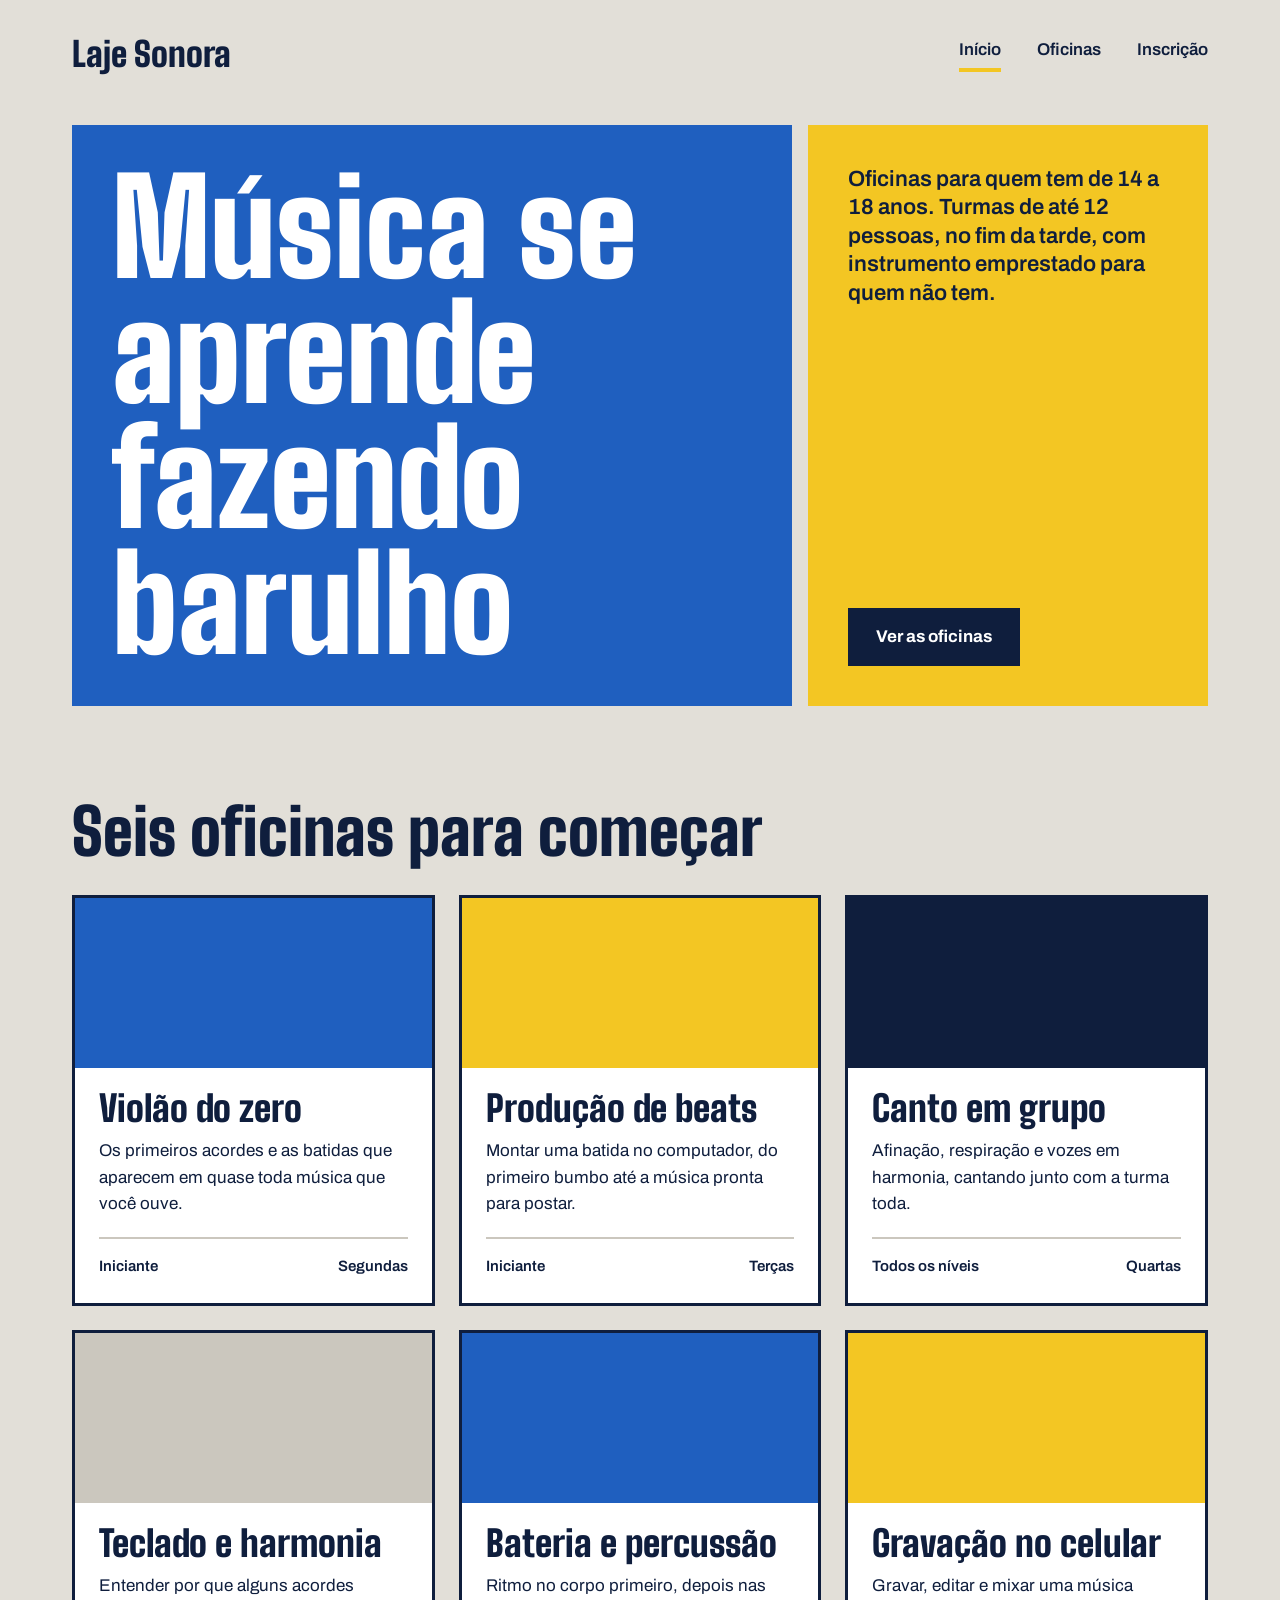
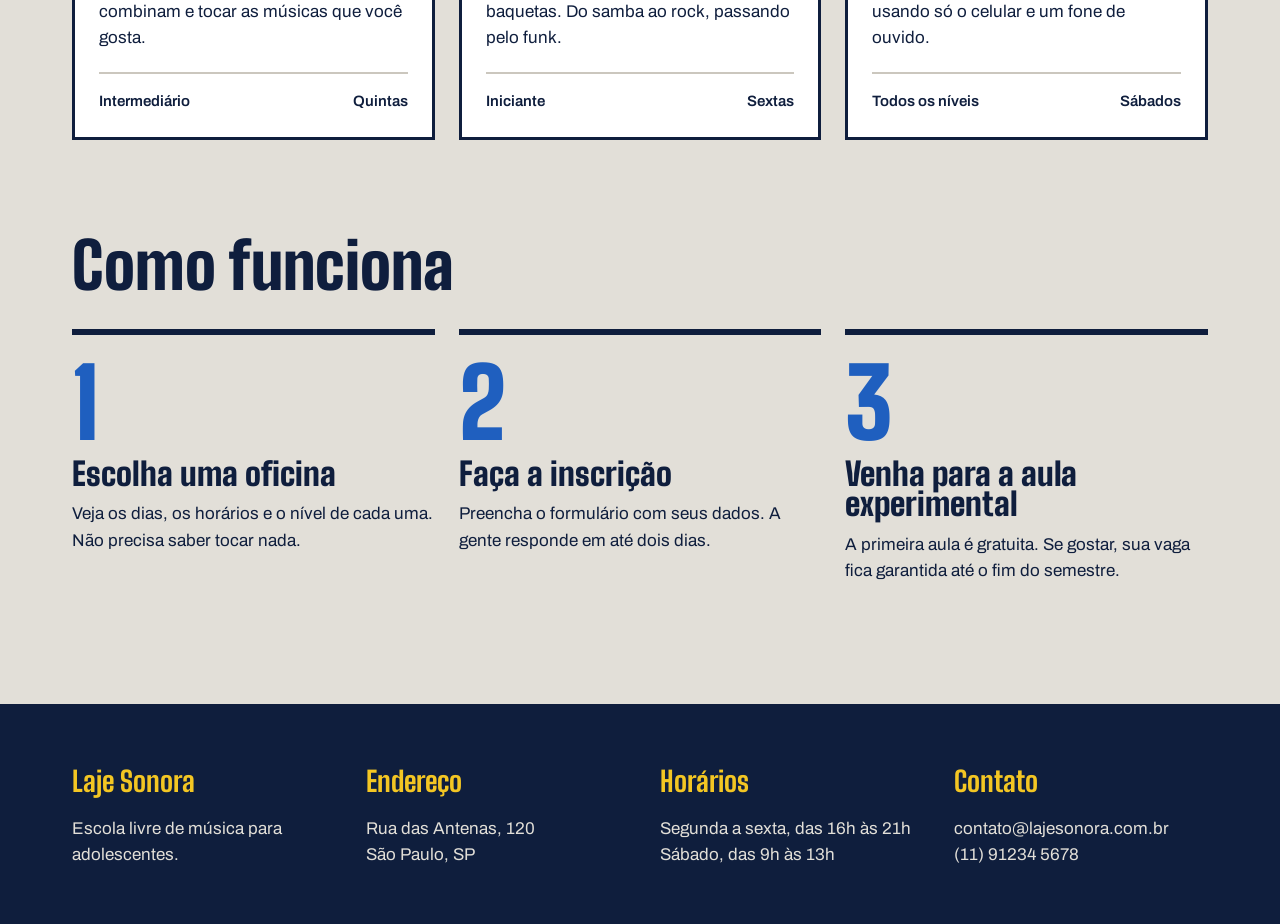
<file: index.html>
<!DOCTYPE html>
<html lang="pt-BR">
<head>
    <meta charset="UTF-8">
    <meta name="viewport" content="width=device-width, initial-scale=1.0">
    <title>Laje Sonora | Início</title>

    <link rel="preconnect" href="https://fonts.googleapis.com">
    <link rel="preconnect" href="https://fonts.gstatic.com" crossorigin>
    <link href="https://fonts.googleapis.com/css2?family=Archivo:wght@400;500;600;700&family=Big+Shoulders:wght@400;500;600;700;800&display=swap" rel="stylesheet">

    <link rel="stylesheet" href="index.css">
</head>
<body>

    <header class="conteudo topo">
        <a class="logo" href="index.html">Laje Sonora</a>

        <nav class="menu">
            <a class="atual" href="index.html">Início</a>
            <a href="oficinas.html">Oficinas</a>
            <a href="inscricao.html">Inscrição</a>
        </nav>
    </header>

    <main>

        <section class="conteudo cartazes">

            <div class="cartaz cartaz-principal">
                <h1>Música se aprende fazendo barulho</h1>
            </div>

            <div class="cartaz cartaz-lateral">
                <p>
                    Oficinas para quem tem de 14 a 18 anos.
                    Turmas de até 12 pessoas, no fim da tarde,
                    com instrumento emprestado para quem não tem.
                </p>

                <a class="botao" href="oficinas.html">Ver as oficinas</a>
            </div>

        </section>

        <section class="conteudo secao">

            <h2 class="titulo-secao">Seis oficinas para começar</h2>

            <div class="cards">

                <article class="card">
                    <div class="foto foto-azul"></div>

                    <div class="card-texto">
                        <h3>Violão do zero</h3>

                        <p>
                            Os primeiros acordes e as batidas que aparecem
                            em quase toda música que você ouve.
                        </p>

                        <div class="card-info">
                            <span>Iniciante</span>
                            <span>Segundas</span>
                        </div>
                    </div>
                </article>

                <article class="card">
                    <div class="foto foto-amarela"></div>

                    <div class="card-texto">
                        <h3>Produção de beats</h3>

                        <p>
                            Montar uma batida no computador, do primeiro
                            bumbo até a música pronta para postar.
                        </p>

                        <div class="card-info">
                            <span>Iniciante</span>
                            <span>Terças</span>
                        </div>
                    </div>
                </article>

                <article class="card">
                    <div class="foto foto-tinta"></div>

                    <div class="card-texto">
                        <h3>Canto em grupo</h3>

                        <p>
                            Afinação, respiração e vozes em harmonia,
                            cantando junto com a turma toda.
                        </p>

                        <div class="card-info">
                            <span>Todos os níveis</span>
                            <span>Quartas</span>
                        </div>
                    </div>
                </article>

                <article class="card">
                    <div class="foto"></div>

                    <div class="card-texto">
                        <h3>Teclado e harmonia</h3>

                        <p>
                            Entender por que alguns acordes combinam
                            e tocar as músicas que você gosta.
                        </p>

                        <div class="card-info">
                            <span>Intermediário</span>
                            <span>Quintas</span>
                        </div>
                    </div>
                </article>

                <article class="card">
                    <div class="foto foto-azul"></div>

                    <div class="card-texto">
                        <h3>Bateria e percussão</h3>

                        <p>
                            Ritmo no corpo primeiro, depois nas baquetas.
                            Do samba ao rock, passando pelo funk.
                        </p>

                        <div class="card-info">
                            <span>Iniciante</span>
                            <span>Sextas</span>
                        </div>
                    </div>
                </article>

                <article class="card">
                    <div class="foto foto-amarela"></div>

                    <div class="card-texto">
                        <h3>Gravação no celular</h3>

                        <p>
                            Gravar, editar e mixar uma música usando
                            só o celular e um fone de ouvido.
                        </p>

                        <div class="card-info">
                            <span>Todos os níveis</span>
                            <span>Sábados</span>
                        </div>
                    </div>
                </article>

            </div>

        </section>

        <section class="conteudo secao">

            <h2 class="titulo-secao">Como funciona</h2>

            <div class="passos">

                <div class="passo">
                    <p class="passo-numero">1</p>

                    <h3>Escolha uma oficina</h3>

                    <p>
                        Veja os dias, os horários e o nível de cada uma.
                        Não precisa saber tocar nada.
                    </p>
                </div>

                <div class="passo">
                    <p class="passo-numero">2</p>

                    <h3>Faça a inscrição</h3>

                    <p>
                        Preencha o formulário com seus dados.
                        A gente responde em até dois dias.
                    </p>
                </div>

                <div class="passo">
                    <p class="passo-numero">3</p>

                    <h3>Venha para a aula experimental</h3>

                    <p>
                        A primeira aula é gratuita. Se gostar,
                        sua vaga fica garantida até o fim do semestre.
                    </p>
                </div>

            </div>

        </section>

    </main>

    <footer class="rodape">

        <div class="conteudo rodape-colunas">

            <div class="rodape-coluna">
                <h4>Laje Sonora</h4>
                <p>Escola livre de música para adolescentes.</p>
            </div>

            <div class="rodape-coluna">
                <h4>Endereço</h4>
                <p>
                    Rua das Antenas, 120<br>
                    São Paulo, SP
                </p>
            </div>

            <div class="rodape-coluna">
                <h4>Horários</h4>
                <p>
                    Segunda a sexta, das 16h às 21h<br>
                    Sábado, das 9h às 13h
                </p>
            </div>

            <div class="rodape-coluna">
                <h4>Contato</h4>
                <p>
                    contato@lajesonora.com.br<br>
                    (11) 91234 5678
                </p>
            </div>

        </div>

    </footer>

</body>
</html>
</file>
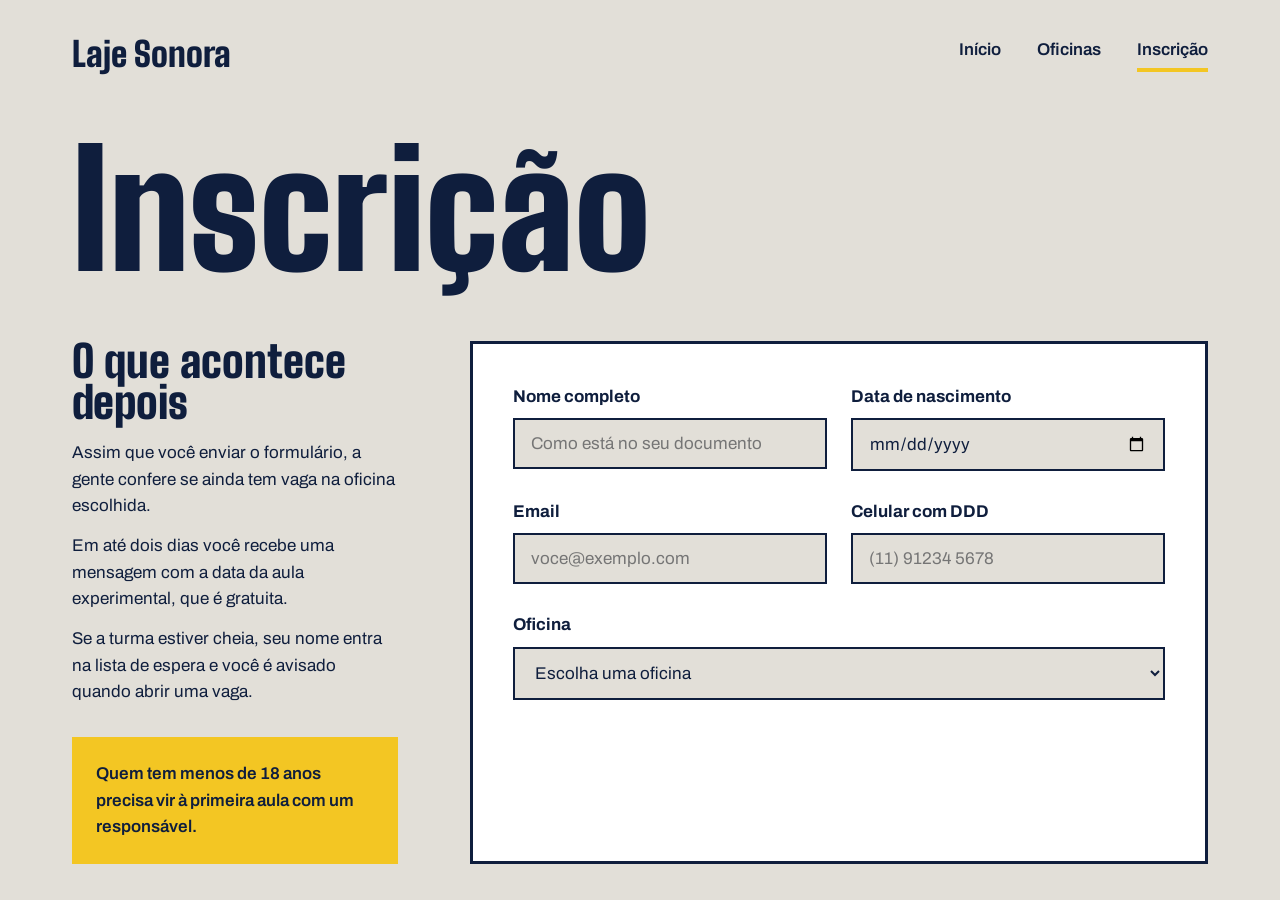
<file: inscricao.html>
<!DOCTYPE html>
<html lang="pt-BR">
<head>
  <meta charset="UTF-8">
  <meta name="viewport" content="width=device-width, initial-scale=1.0">
  <title>Laje Sonora | Inscrição</title>
  <link rel="preconnect" href="https://fonts.googleapis.com">
  <link rel="preconnect" href="https://fonts.gstatic.com" crossorigin>
  <link href="https://fonts.googleapis.com/css2?family=Archivo:wght@400;500;600;700&family=Big+Shoulders:wght@900&display=swap" rel="stylesheet">
  <link rel="stylesheet" href="inscricao.css">
</head>
<body>
  <header class="conteudo topo">
    <a class="logo" href="index.html">Laje Sonora</a>
    <nav class="menu">
      <a href="index.html">Início</a>
      <a href="oficinas.html">Oficinas</a>
      <a class="atual" href="inscricao.html">Inscrição</a>
    </nav>
  </header>

  <main class="conteudo">
    <h1 class="titulo-pagina">Inscrição</h1>

    <div class="inscricao">
      <section class="explicacao">
        <h2>O que acontece depois</h2>
        <p>Assim que você enviar o formulário, a gente confere se ainda tem vaga na oficina escolhida.</p>
        <p>Em até dois dias você recebe uma mensagem com a data da aula experimental, que é gratuita.</p>
        <p>Se a turma estiver cheia, seu nome entra na lista de espera e você é avisado quando abrir uma vaga.</p>
        <p class="aviso">Quem tem menos de 18 anos precisa vir à primeira aula com um responsável.</p>
      </section>

      <form class="formulario" action="#" method="post">
        <div class="linha">
          <div class="campo">
            <label for="nome">Nome completo</label>
            <input type="text" id="nome" name="nome" placeholder="Como está no seu documento" required>
          </div>
          <div class="campo">
            <label for="nascimento">Data de nascimento</label>
            <input type="date" id="nascimento" name="nascimento" required>
          </div>
        </div>

        <div class="linha">
          <div class="campo">
            <label for="email">Email</label>
            <input type="email" id="email" name="email" placeholder="voce@exemplo.com" required>
          </div>
          <div class="campo">
            <label for="telefone">Celular com DDD</label>
            <input type="tel" id="telefone" name="telefone" placeholder="(11) 91234 5678" required>
          </div>
        </div>

        <div class="campo">
          <label for="oficina">Oficina</label>
          <select id="oficina" name="oficina" required>
            <option value="">Escolha uma oficina</option>
            <option value="violao">Violão do zero</option>
            <option value="beats">Produção de beats</option>
            <option value="canto">Canto em grupo</option>
            <option value="teclado">Teclado e harmonia</option>
            <option value="bateria">Bateria e percussão</option>
            <option value="gravacao">Gravação no celular</option>
          </select>
        </div>

        <fieldset class="grupo">
</file>
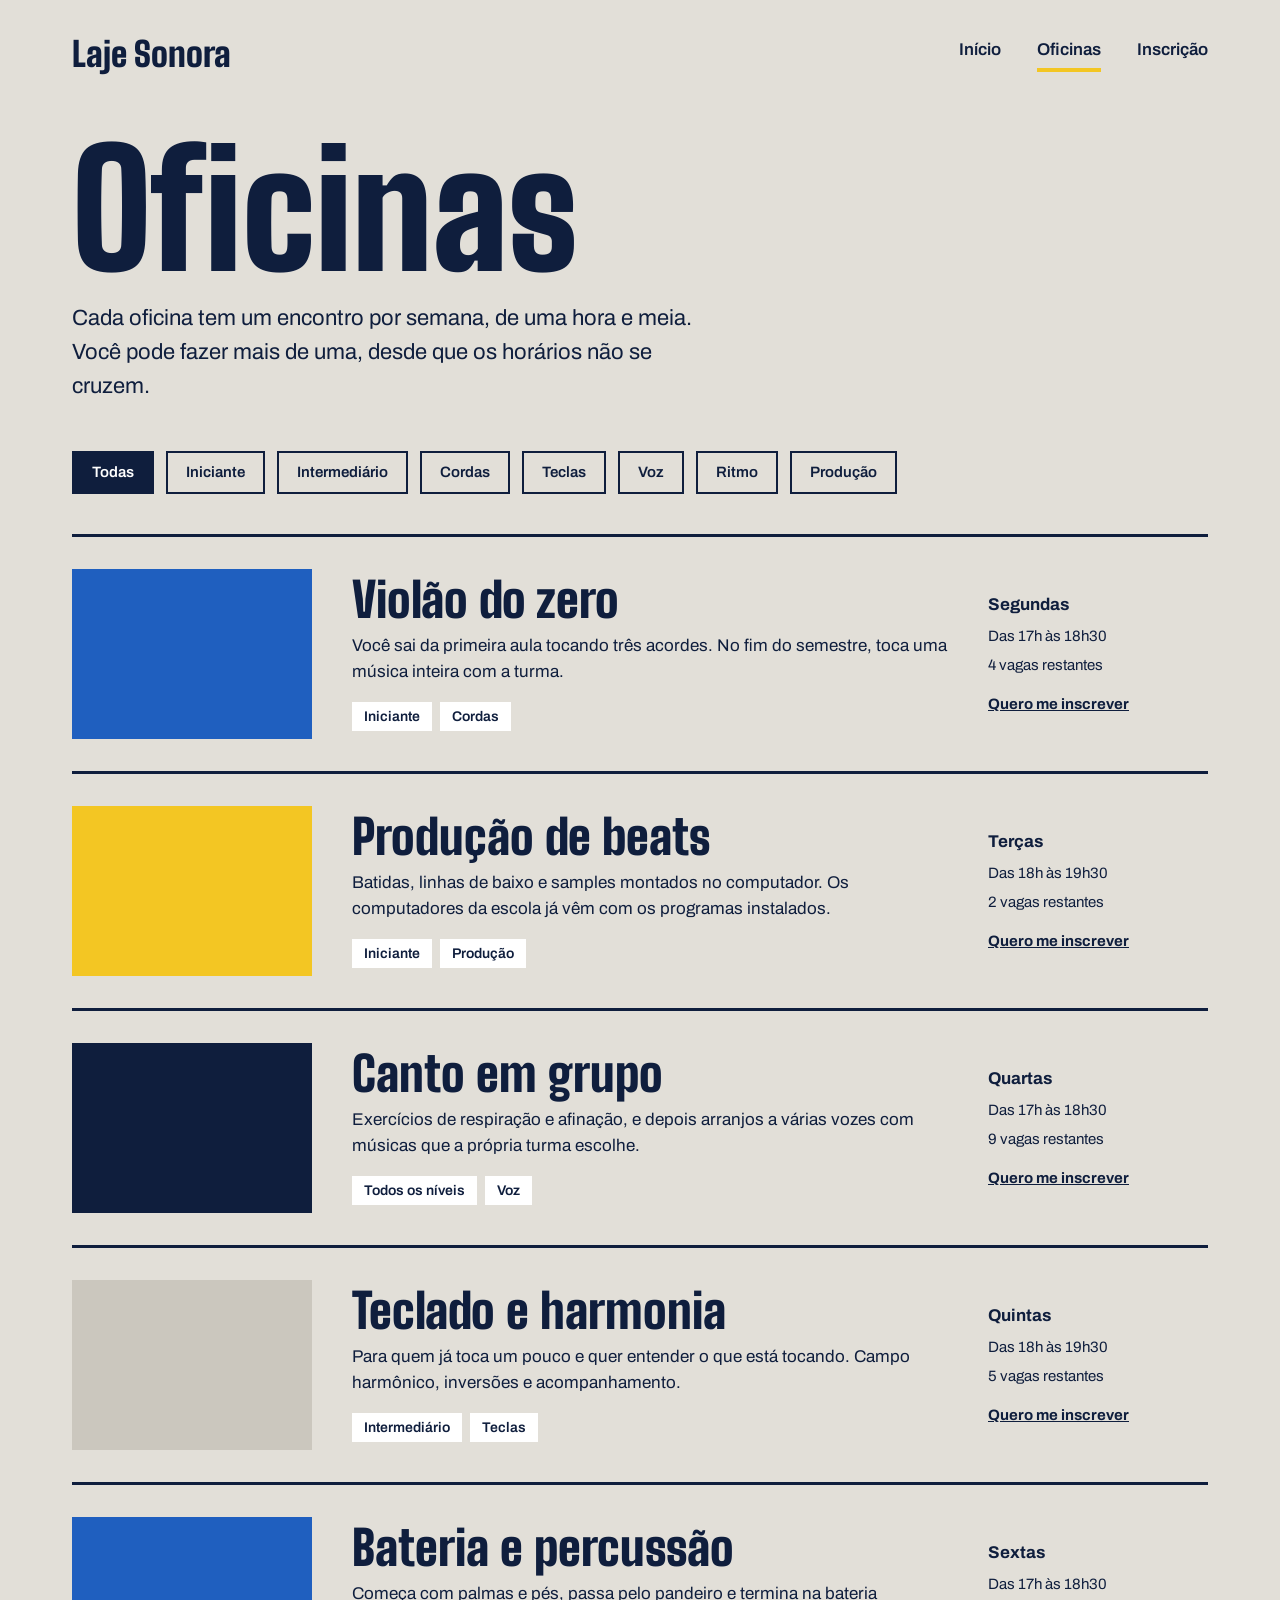
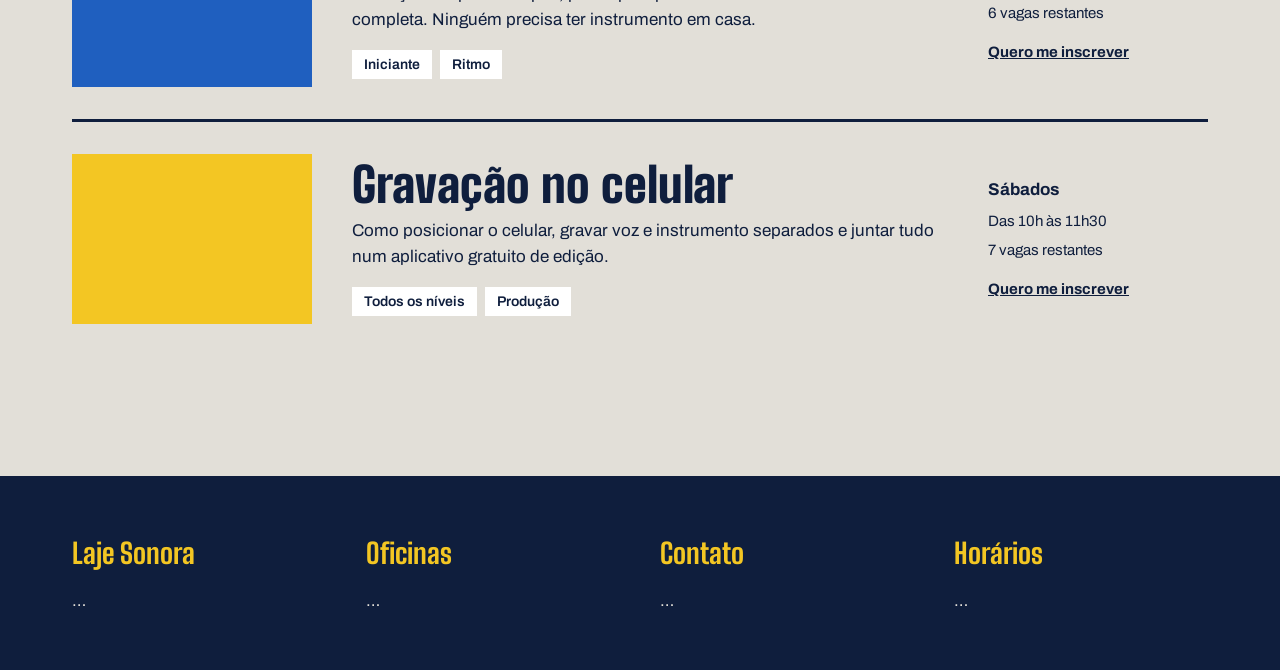
<file: oficinas.html>
<!DOCTYPE html>
<html lang="pt-BR">
<head>
  <meta charset="UTF-8">
  <meta name="viewport" content="width=device-width, initial-scale=1.0">
  <title>Laje Sonora | Oficinas</title>
  <link rel="preconnect" href="https://fonts.googleapis.com">
  <link rel="preconnect" href="https://fonts.gstatic.com" crossorigin>
  <link href="https://fonts.googleapis.com/css2?family=Archivo:wght@400;500;600;700&family=Big+Shoulders:wght@900&display=swap" rel="stylesheet">
  <link rel="stylesheet" href="oficinas.css">
</head>
<body>
  <header class="topo conteudo">
    <a class="logo" href="index.html">Laje Sonora</a>
    <nav class="menu">
      <a href="index.html">Início</a>
      <a href="oficinas.html" class="atual">Oficinas</a>
      <a href="inscricao.html">Inscrição</a>
    </nav>
  </header>

  <main class="conteudo">
    <h1 class="titulo-pagina">Oficinas</h1>
    <p class="subtitulo-pagina">Cada oficina tem um encontro por semana, de uma hora e meia. Você pode fazer mais de uma, desde que os horários não se cruzem.</p>
    <div class="filtros">
      <span class="filtro ativo">Todas</span>
      <span class="filtro">Iniciante</span>
      <span class="filtro">Intermediário</span>
      <span class="filtro">Cordas</span>
      <span class="filtro">Teclas</span>
      <span class="filtro">Voz</span>
      <span class="filtro">Ritmo</span>
      <span class="filtro">Produção</span>
    </div>
    <div class="lista">
      <article class="oficina">
        <div class="foto foto-azul"></div>
        <div class="oficina-texto">
          <h2>Violão do zero</h2>
          <p>Você sai da primeira aula tocando três acordes. No fim do semestre, toca uma música inteira com a turma.</p>
          <div class="etiquetas">
            <span class="etiqueta">Iniciante</span>
            <span class="etiqueta">Cordas</span>
          </div>
        </div>
        <div class="oficina-detalhes">
          <strong>Segundas</strong>
          <span>Das 17h às 18h30</span>
          <span>4 vagas restantes</span>
          <a href="inscricao.html">Quero me inscrever</a>
        </div>
      </article>

      <article class="oficina">
        <div class="foto foto-amarela"></div>
        <div class="oficina-texto">
          <h2>Produção de beats</h2>
          <p>Batidas, linhas de baixo e samples montados no computador. Os computadores da escola já vêm com os programas instalados.</p>
          <div class="etiquetas">
            <span class="etiqueta">Iniciante</span>
            <span class="etiqueta">Produção</span>
          </div>
        </div>
        <div class="oficina-detalhes">
          <strong>Terças</strong>
          <span>Das 18h às 19h30</span>
          <span>2 vagas restantes</span>
          <a href="inscricao.html">Quero me inscrever</a>
        </div>
      </article>

      <article class="oficina">
        <div class="foto foto-tinta"></div>
        <div class="oficina-texto">
          <h2>Canto em grupo</h2>
          <p>Exercícios de respiração e afinação, e depois arranjos a várias vozes com músicas que a própria turma escolhe.</p>
          <div class="etiquetas">
            <span class="etiqueta">Todos os níveis</span>
            <span class="etiqueta">Voz</span>
          </div>
        </div>
        <div class="oficina-detalhes">
          <strong>Quartas</strong>
          <span>Das 17h às 18h30</span>
          <span>9 vagas restantes</span>
          <a href="inscricao.html">Quero me inscrever</a>
        </div>
      </article>

      <article class="oficina">
        <div class="foto"></div>
        <div class="oficina-texto">
          <h2>Teclado e harmonia</h2>
          <p>Para quem já toca um pouco e quer entender o que está tocando. Campo harmônico, inversões e acompanhamento.</p>
          <div class="etiquetas">
            <span class="etiqueta">Intermediário</span>
            <span class="etiqueta">Teclas</span>
          </div>
        </div>
        <div class="oficina-detalhes">
          <strong>Quintas</strong>
          <span>Das 18h às 19h30</span>
          <span>5 vagas restantes</span>
          <a href="inscricao.html">Quero me inscrever</a>
        </div>
      </article>

      <article class="oficina">
        <div class="foto foto-azul"></div>
        <div class="oficina-texto">
          <h2>Bateria e percussão</h2>
          <p>Começa com palmas e pés, passa pelo pandeiro e termina na bateria completa. Ninguém precisa ter instrumento em casa.</p>
          <div class="etiquetas">
            <span class="etiqueta">Iniciante</span>
            <span class="etiqueta">Ritmo</span>
          </div>
        </div>
        <div class="oficina-detalhes">
          <strong>Sextas</strong>
          <span>Das 17h às 18h30</span>
          <span>6 vagas restantes</span>
          <a href="inscricao.html">Quero me inscrever</a>
        </div>
      </article>

      <article class="oficina">
        <div class="foto foto-amarela"></div>
        <div class="oficina-texto">
          <h2>Gravação no celular</h2>
          <p>Como posicionar o celular, gravar voz e instrumento separados e juntar tudo num aplicativo gratuito de edição.</p>
          <div class="etiquetas">
            <span class="etiqueta">Todos os níveis</span>
            <span class="etiqueta">Produção</span>
          </div>
        </div>
        <div class="oficina-detalhes">
          <strong>Sábados</strong>
          <span>Das 10h às 11h30</span>
          <span>7 vagas restantes</span>
          <a href="inscricao.html">Quero me inscrever</a>
        </div>
      </article>
    </div>
  </main>

  <footer class="rodape">
    <div class="conteudo">
      <div class="rodape-colunas">
        <div class="rodape-coluna"><h4>Laje Sonora</h4><p>…</p></div>
        <div class="rodape-coluna"><h4>Oficinas</h4><p>…</p></div>
        <div class="rodape-coluna"><h4>Contato</h4><p>…</p></div>
        <div class="rodape-coluna"><h4>Horários</h4><p>…</p></div>
      </div>
    </div>
  </footer>
</body>
</html>
</file>
<file: index.css>
* { margin: 0; padding: 0; box-sizing: border-box; }
 
:root {
  --concreto: #E2DFD8;
  --concreto-escuro: #CBC7BE;
  --tinta: #0F1E3D;
  --caixa-dagua: #1F5FBF;
  --fita: #F3C623;
  --branco: #FFFFFF;
  --fonte-cartaz: "Big Shoulders", "Arial Narrow", sans-serif;
  --fonte-texto: "Archivo", Arial, sans-serif;
}
 
body { background-color: var(--concreto); color: var(--tinta); font-family: var(--fonte-texto); font-size: 17px; line-height: 1.55; }
a { color: inherit; }
h1, h2, h3 { font-family: var(--fonte-cartaz); font-weight: 900; line-height: 0.95; }
.conteudo { max-width: 1200px; margin-inline: auto; padding-inline: 32px; }
 
.topo { padding-block: 28px; display: flex; justify-content: space-between; align-items: center; }
.logo { font-family: var(--fonte-cartaz); font-size: 34px; font-weight: 900; text-decoration: none; }
.menu { display: flex; gap: 36px; }
.menu a { font-weight: 600; text-decoration: none; padding-bottom: 4px; border-bottom: 4px solid transparent; }
.menu a:hover { border-bottom-color: var(--tinta); }
.menu a.atual { border-bottom-color: var(--fita); }
 
.cartazes { margin-top: 16px; display: flex; gap: 16px; }
.cartaz { padding: 40px; }
.cartaz-principal { background-color: var(--caixa-dagua); color: var(--branco); flex: 2; }
.cartaz-principal h1 { font-size: 132px; max-width: 9ch; }
.cartaz-lateral { background-color: var(--fita); flex: 1; display: flex; flex-direction: column; justify-content: space-between; gap: 32px; align-items: flex-start; }
.cartaz-lateral p { font-size: 22px; font-weight: 600; line-height: 1.3; }
 
.botao { background-color: var(--tinta); color: var(--branco); font-weight: 700; text-decoration: none; padding: 16px 28px; border: none; font-family: var(--fonte-texto); font-size: 17px; cursor: pointer; }
.botao:hover { background-color: var(--caixa-dagua); }
 
.secao { margin-top: 96px; }
.titulo-secao { font-size: 64px; margin-bottom: 32px; }
.cards { display: flex; flex-wrap: wrap; gap: 24px; }
.card { background-color: var(--branco); border: 3px solid var(--tinta); flex: 1 1 340px; }
.card .foto { height: 170px; }
 
.foto { background-color: var(--concreto-escuro); }
.foto-azul { background-color: var(--caixa-dagua); }
.foto-amarela { background-color: var(--fita); }
.foto-tinta { background-color: var(--tinta); }
 
.card-texto { padding: 24px; }
.card h3 { font-size: 36px; margin-bottom: 12px; }
.card-info { margin-top: 20px; padding-top: 16px; border-top: 2px solid var(--concreto-escuro); font-weight: 600; font-size: 15px; display: flex; justify-content: space-between; }
 
.passos { display: flex; gap: 24px; }
.passo { border-top: 6px solid var(--tinta); padding-top: 20px; flex: 1; }
.passo-numero { font-family: var(--fonte-cartaz); font-size: 96px; font-weight: 900; line-height: 1; color: var(--caixa-dagua); }
.passo h3 { font-size: 32px; margin-block: 8px 12px; }
 
.rodape { margin-top: 120px; background-color: var(--tinta); color: var(--concreto); padding-block: 56px; }
.rodape-colunas { display: flex; gap: 40px; }
.rodape-coluna { flex: 1; }
.rodape h4 { font-family: var(--fonte-cartaz); font-size: 28px; color: var(--fita); margin-bottom: 12px; }
 
@media (max-width: 800px) {
  .cartazes, .passos, .rodape-colunas { flex-direction: column; }
  .cartaz-principal h1 { font-size: 84px; }
}
</file>
<file: inscricao.css>
* {
    margin: 0;
    padding: 0;
    box-sizing: border-box;
  }
  
  :root {
    --concreto: #E2DFD8;
    --concreto-escuro: #CBC7BE;
    --tinta: #0F1E3D;
    --caixa-dagua: #1F5FBF;
    --fita: #F3C623;
    --branco: #FFFFFF;
  
    --fonte-cartaz: "Big Shoulders", "Arial Narrow", sans-serif;
    --fonte-texto: "Archivo", Arial, sans-serif;
  }
  
  body {
    background-color: var(--concreto);
    color: var(--tinta);
    font-family: var(--fonte-texto);
    font-size: 17px;
    line-height: 1.55;
  }
  
  a {
    color: inherit;
  }
  
  h1, h2, h3 {
    font-family: var(--fonte-cartaz);
    font-weight: 900;
    line-height: 0.95;
  }
  
  .conteudo {
    max-width: 1200px;
    margin-inline: auto;
    padding-inline: 32px;
  }
  
  /* Topo */
  .topo {
    padding-block: 28px;
    display: flex;
    justify-content: space-between;
    align-items: center;
  }
  
  .logo {
    font-family: var(--fonte-cartaz);
    font-size: 34px;
    font-weight: 900;
    text-decoration: none;
  }
  
  .menu {
    display: flex;
    gap: 36px;
  }
  
  .menu a {
    font-weight: 600;
    text-decoration: none;
    padding-bottom: 4px;
    border-bottom: 4px solid transparent;
  }
  
  .menu a:hover {
    border-bottom-color: var(--tinta);
  }
  
  .menu a.atual {
    border-bottom-color: var(--fita);
  }
  
  /* Rodapé */
  .rodape {
    margin-top: 120px;
    background-color: var(--tinta);
    color: var(--concreto);
    padding-block: 56px;
  }
  
  .rodape-colunas {
    display: flex;
    gap: 40px;
  }
  
  .rodape-coluna {
    flex: 1;
  }
  
  .rodape h4 {
    font-family: var(--fonte-cartaz);
    font-size: 28px;
    color: var(--fita);
    margin-bottom: 12px;
  }
  
  /* Título da página */
  .titulo-pagina {
    font-size: 160px;
    margin-top: 24px;
  }
  
  /* Botão */
  .botao {
    background-color: var(--tinta);
    color: var(--branco);
    font-weight: 700;
    text-decoration: none;
    padding: 16px 28px;
    border: none;
    font-family: var(--fonte-texto);
    font-size: 17px;
    cursor: pointer;
  }
  
  .botao:hover {
    background-color: var(--caixa-dagua);
  }
  
  /* Layout da inscrição */
  .inscricao {
    margin-top: 56px;
    display: flex;
    gap: 72px;
  }
  
  .explicacao {
    flex: 1;
  }
  
  .explicacao h2 {
    font-size: 44px;
    margin-bottom: 16px;
  }
  
  .explicacao p + p {
    margin-top: 14px;
  }
  
  .explicacao .aviso {
    margin-top: 32px;
    padding: 24px;
    background-color: var(--fita);
    font-weight: 600;
  }
  
  .formulario {
    background-color: var(--branco);
    border: 3px solid var(--tinta);
    padding: 40px;
    flex: 2;
    display: flex;
    flex-direction: column;
    gap: 28px;
  }
  
  .linha {
    display: flex;
    gap: 24px;
  }
  
  .campo {
    flex: 1;
    display: flex;
    flex-direction: column;
    gap: 8px;
  }
  
  .grupo legend {
    margin-bottom: 12px;
  }
  
  .opcoes {
    display: flex;
    flex-wrap: wrap;
    gap: 24px;
  }
  
  .opcao {
    display: flex;
    align-items: center;
    gap: 8px;
  }
  
  /* Campos */
  .formulario label,
  .formulario legend {
    font-weight: 700;
  }
  
  .formulario fieldset {
    border: none;
  }
  
  .formulario input[type="text"],
  .formulario input[type="email"],
  .formulario input[type="tel"],
  .formulario input[type="date"],
  .formulario select,
  .formulario textarea {
    width: 100%;
    padding: 14px 16px;
    border: 2px solid var(--tinta);
    background-color: var(--concreto);
    font-family: var(--fonte-texto);
    font-size: 17px;
    color: var(--tinta);
  }
  
  .formulario input:focus,
  .formulario select:focus,
  .formulario textarea:focus {
    outline: 3px solid var(--caixa-dagua);
    outline-offset: 2px;
    background-color: var(--branco);
  }
  
  .formulario textarea {
    height: 140px;
    resize: vertical;
  }
  
  .formulario .opcao label {
    font-weight: 500;
  }
  
  .formulario input[type="radio"],
  .formulario input[type="checkbox"] {
    width: 20px;
    height: 20px;
    accent-color: var(--caixa-dagua);
  }
  
  /* Versão para celular */
  @media (max-width: 800px) {
    .inscricao,
    .linha,
    .rodape-colunas {
      flex-direction: column;
    }
  
    .titulo-pagina {
      font-size: 96px;
    }
  }
</file>
<file: oficinas.css>
* { margin: 0; padding: 0; box-sizing: border-box; }

:root {
  --concreto: #E2DFD8;
  --concreto-escuro: #CBC7BE;
  --tinta: #0F1E3D;
  --caixa-dagua: #1F5FBF;
  --fita: #F3C623;
  --branco: #FFFFFF;
  --fonte-cartaz: "Big Shoulders", "Arial Narrow", sans-serif;
  --fonte-texto: "Archivo", Arial, sans-serif;
}

body { background-color: var(--concreto); color: var(--tinta); font-family: var(--fonte-texto); font-size: 17px; line-height: 1.55; }
a { color: inherit; }
h1, h2, h3 { font-family: var(--fonte-cartaz); font-weight: 900; line-height: 0.95; }
.conteudo { max-width: 1200px; margin-inline: auto; padding-inline: 32px; }

.topo { padding-block: 28px; display: flex; justify-content: space-between; align-items: center; }
.logo { font-family: var(--fonte-cartaz); font-size: 34px; font-weight: 900; text-decoration: none; }
.menu { display: flex; gap: 36px; }
.menu a { font-weight: 600; text-decoration: none; padding-bottom: 4px; border-bottom: 4px solid transparent; }
.menu a:hover { border-bottom-color: var(--tinta); }
.menu a.atual { border-bottom-color: var(--fita); }

.rodape { margin-top: 120px; background-color: var(--tinta); color: var(--concreto); padding-block: 56px; }
.rodape-colunas { display: flex; gap: 40px; }
.rodape-coluna { flex: 1; }
.rodape h4 { font-family: var(--fonte-cartaz); font-size: 28px; color: var(--fita); margin-bottom: 12px; }

.foto { background-color: var(--concreto-escuro); }
.foto-azul { background-color: var(--caixa-dagua); }
.foto-amarela { background-color: var(--fita); }
.foto-tinta { background-color: var(--tinta); }

.titulo-pagina { font-size: 160px; margin-top: 24px; }
.subtitulo-pagina { font-size: 22px; max-width: 640px; margin-top: 16px; }
.filtros { margin-top: 48px; display: flex; flex-wrap: wrap; gap: 12px; }
.filtro { border: 2px solid var(--tinta); padding: 8px 18px; font-weight: 600; font-size: 15px; }
.filtro.ativo { background-color: var(--tinta); color: var(--branco); }
.lista { margin-top: 40px; }
.oficina { padding-block: 32px; border-top: 3px solid var(--tinta); display: flex; align-items: center; gap: 40px; }
.oficina .foto { width: 240px; height: 170px; flex-shrink: 0; }
.oficina-texto { flex: 1; }
.oficina h2 { font-size: 48px; margin-bottom: 10px; }
.etiquetas { margin-top: 16px; display: flex; gap: 8px; }
.etiqueta { background-color: var(--branco); padding: 4px 12px; font-size: 14px; font-weight: 600; }
.oficina-detalhes { width: 220px; font-size: 15px; display: flex; flex-direction: column; gap: 6px; }
.oficina-detalhes strong { font-size: 17px; }
.oficina-detalhes a { margin-top: 10px; font-weight: 700; }

@media (max-width: 800px) {
  .oficina, .rodape-colunas { flex-direction: column; align-items: stretch; }
  .titulo-pagina { font-size: 96px; }
  .oficina .foto, .oficina-detalhes { width: 100%; }
}
</file>
